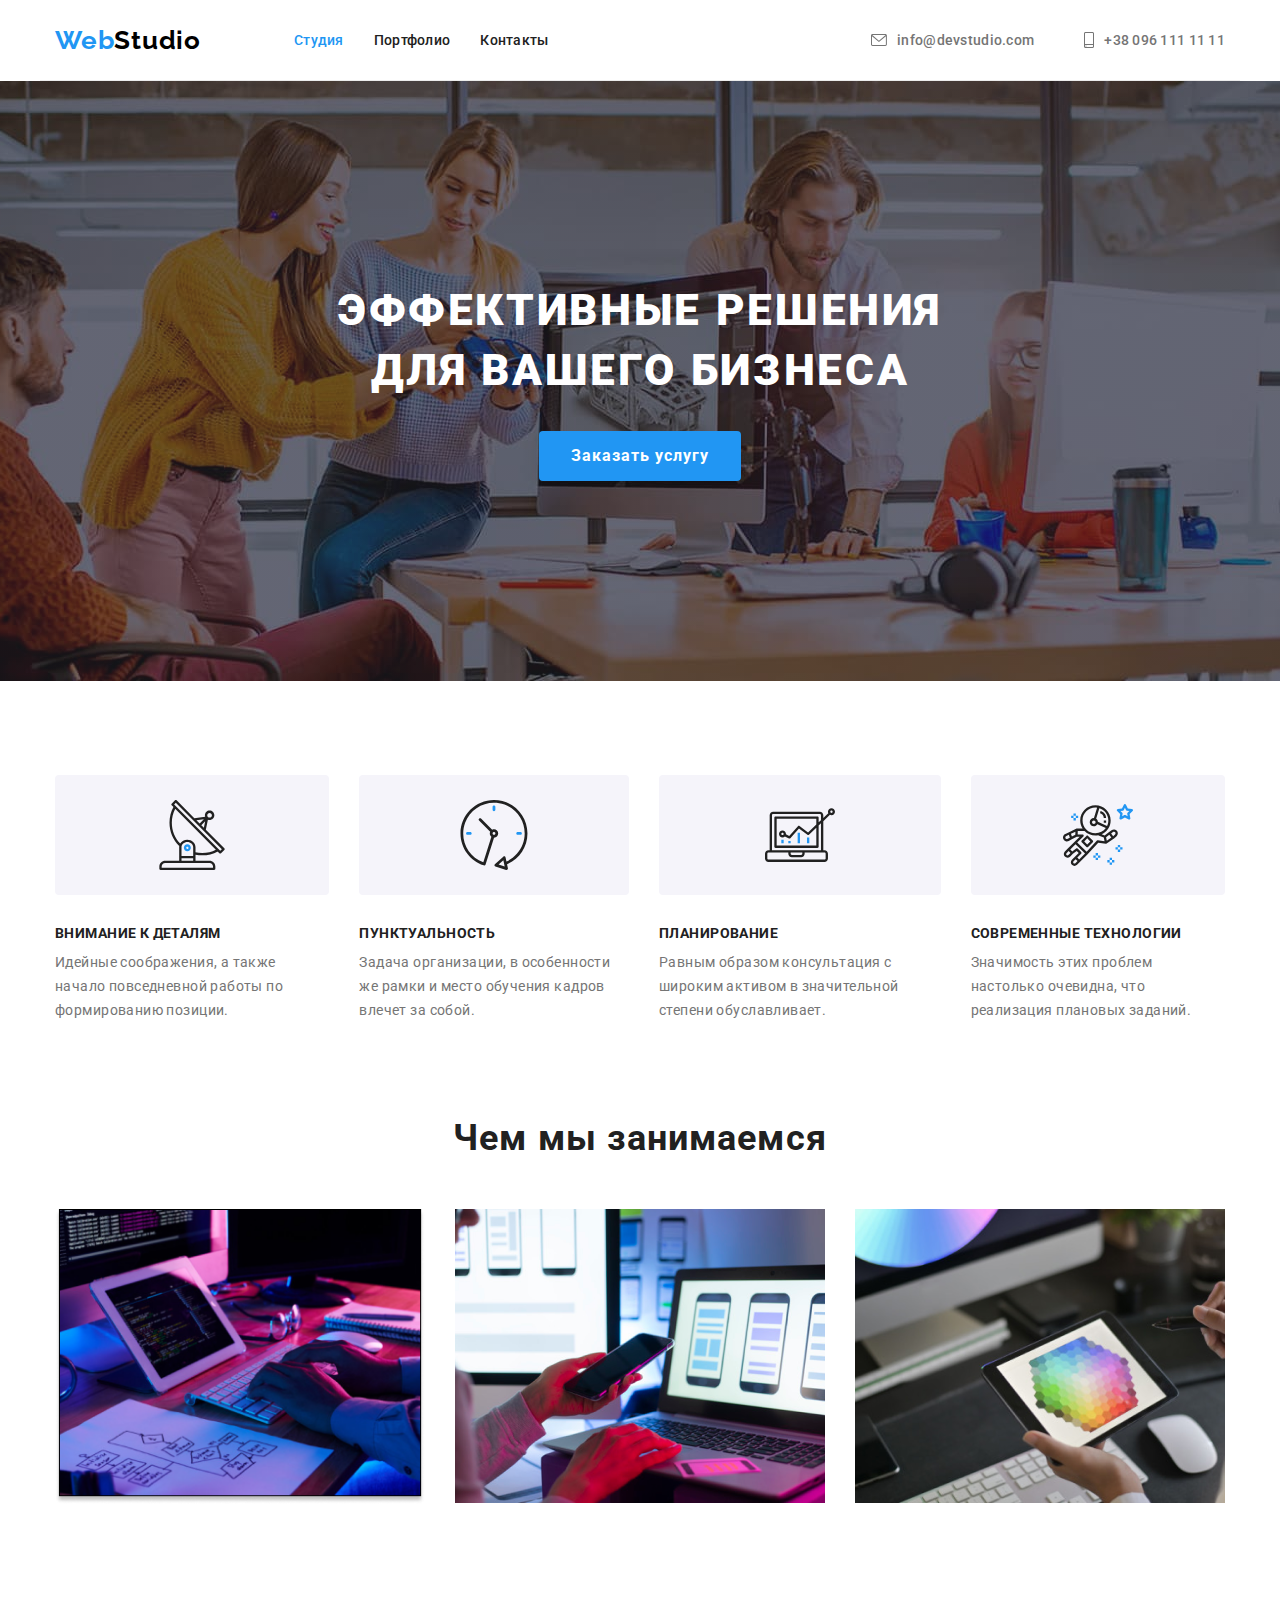
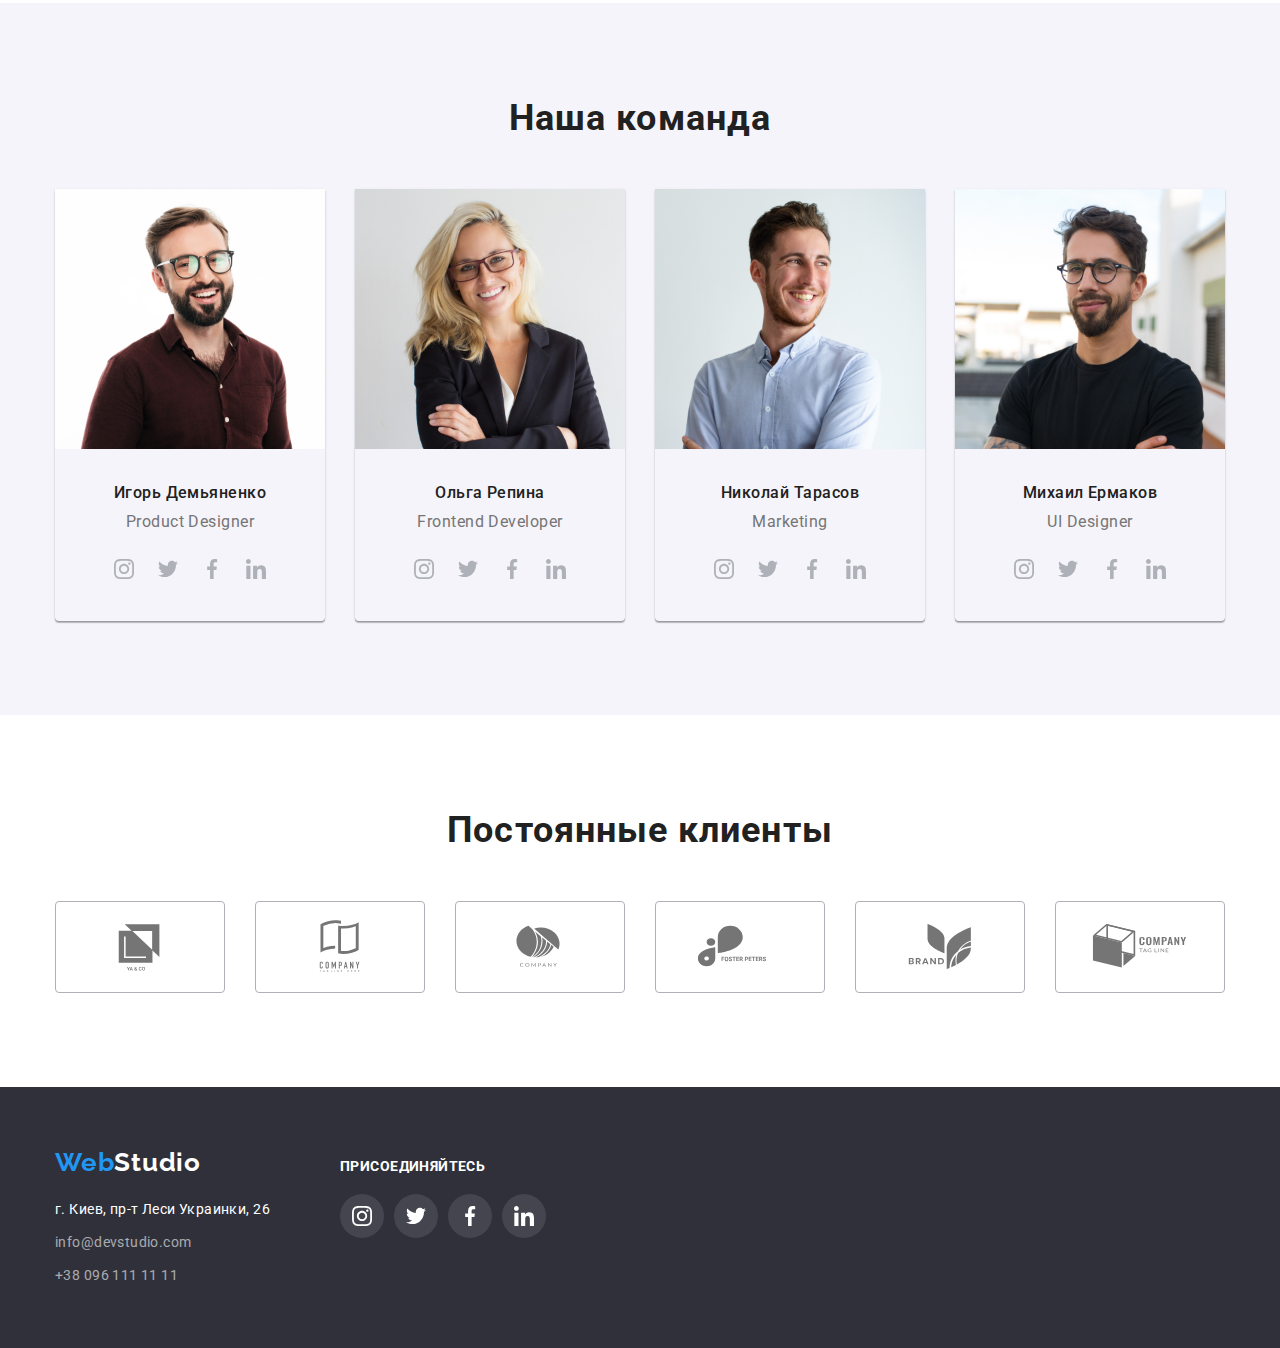
<file: index.html>
<!DOCTYPE html>
<html lang="ru">
<head>
    <meta charset="UTF-8">
    <meta http-equiv="X-UA-Compatible" content="IE=edge">
    <meta name="viewport" content="width=device-width, initial-scale=1.0">
    <link rel="preconnect" href="https://fonts.googleapis.com">
    <link rel="preconnect" href="https://fonts.gstatic.com" crossorigin>
    <link href="https://fonts.googleapis.com/css2?family=Raleway:wght@700&family=Roboto:wght@400;500;700;900&display=swap"
        rel="stylesheet">
    <link rel="stylesheet" href="css/styles.css">
    <link rel="stylesheet" href="./css/modern-normalize.css">
    <link rel="stylesheet" href="./css/reset.css">
    <title>Студия</title>
</head>
<body>
    <!--------шапка---------->
    <header>
        <div class="container nav-container">
            <nav class="main-nav">
                <a class="link header-logo-web" href="./index.html">Web<span class="header-logo-studio">Studio</span></a>
                <ul class="list header-list">
                    <li class="header-pre-list">
                        <a class="link header-link current" href="./index.html">Студия</a>
                    </li>
                    <li class="header-pre-list">
                        <a class="link header-link" href="./portfolio.html">Портфолио</a>
                    </li>
                    <li class="header-pre-list">
                        <a class="link header-link" href="">Контакты</a>
                    </li>
                </ul>
            </nav>
                <ul class="list header-tel-mail">
                    <li class="header-contact">
                        <a class="link header-mail" href="mailto:info@devstudio.com">
                        <svg class="header-icon-mail">
                            <use href="./images/symbol-defs.svg#icon-envelope-hover">
                            </use>
                        </svg>
                        info@devstudio.com</a>
                    </li>
                    <li class="header-contact">
                        <a class="link header-tel" href="tel:+380961111111">
                            <svg class="header-icon-tel">
                            <use href="./images/symbol-defs.svg#icon-smartphone">
                            </use>
                        </svg>+38 096 111 11 11</a>
                    </li>
                </ul>
        </div>
    </header>
    <!---------ГЕРОЙ-------->
    <main>
        <section class="hero">
            <div class="container">
            <h1 class="hero-text">Эффективные решения для вашего бизнеса</h1>
            <button class="hero-btn" type="button">Заказать услугу</button>
            </div>
        </section>
        <!------Особенности------>
        <section class="section">
            <div class="container">
                <h2 class="visually-hidden">Особенности</h2>
                <ul class="list container-text">
                    <li class="container-pre-text">
                        <div class="icon-thumb">
                            <svg class="icon-group" width="70" height="70">
                                <use href="./images/symbol-defs.svg#icon-antenna">
                                </use>
                            </svg>
                        </div>
                        <h3 class="list-text">Внимание к деталям</h3>
                        <p class="list-pre-text">Идейные соображения, а также начало повседневной работы по формированию позиции.</p>
                    </li>
                    <li class="container-pre-text">
                        <div class="icon-thumb">
                            <svg class="icon-group" width="70" height="70">
                                <use href="./images/symbol-defs.svg#icon-clock">
                                </use>
                            </svg>
                        </div>
                        <h3 class="list-text">Пунктуальность</h3>
                        <p class="list-pre-text">Задача организации, в особенности же рамки и место обучения кадров влечет за собой.</p>
                    </li>
                    <li class="container-pre-text">
                        <div class="icon-thumb">
                            <svg class="icon-group" width="70" height="70">
                                <use href="./images/symbol-defs.svg#icon-diagram">
                                </use>
                            </svg>
                        </div>
                        <h3 class="list-text">Планирование</h3>
                        <p class="list-pre-text">Равным образом консультация с широким активом в значительной степени обуславливает.</p>
                    </li>
                    <li class="container-pre-text">
                        <div class="icon-thumb">
                            <svg class="icon-group" width="70" height="70">
                                <use href="./images/symbol-defs.svg#icon-astronaut">
                                </use>
                            </svg>
                        </div>
                        <h3 class="list-text">Современные технологии</h3>
                        <p class="list-pre-text">Значимость этих проблем настолько очевидна, что реализация плановых заданий.</p>
                    </li>
                </ul>
            </div>
        </section>
        <!-----Чем-мы-занимаемся----->
        <section class="img-container">
            <div class="container">
            <h2 class="item-text">Чем мы занимаемся</h2>
            <ul class="list container-img">
                <li class="item-img">
                    <img src="./images/box1.png" alt="Планирование" width="370">
                </li>
                <li class="item-img">
                    <img src="./images/box2.png" alt="Современные технологии" width="370">
                </li>
                <li class="item-img">
                    <img src="./images/box3.png" alt="Внимание к деталям" width="370">
                </li>
            </ul>
            </div>
        </section>
        <!-----Наша команда----->
        <section class="items">
            <div class="container">
                <h2 class="item-text">Наша команда</h2>
                <ul class="list container-items">
                    <li class="container-pre-items">
                        <img class="img-items" src="./images/img.jpg" alt="Игорь Демьяненко" width="270">
                        <div class="box-item-text" >
                            <h3 class="items-text">Игорь Демьяненко</h3>
                            <p class="items-title">Product Designer</p>
                            <ul class="list social-list-box">
                                <li class="link-box">
                                    <a class="link-pre-box" href="">
                                        <svg class="box-social-icon">
                                            <use href="./images/symbol-defs.svg#icon-instagram">
                                            </use>
                                        </svg>
                                    </a>
                                </li>
                                <li class="link-box">
                                    <a class="link-pre-box" href="">
                                        <svg class="box-social-icon">
                                            <use href="./images/symbol-defs.svg#icon-twitter">
                                            </use>
                                        </svg>
                                    </a>
                                </li>
                                <li class="link-box">
                                    <a class="link-pre-box" href="">
                                        <svg class="box-social-icon">
                                            <use href="./images/symbol-defs.svg#icon-facebook">
                                            </use>
                                        </svg>
                                    </a>
                                </li>
                                <li class="link-box">
                                    <a class="link-pre-box" href="">
                                        <svg class="box-social-icon">
                                            <use href="./images/symbol-defs.svg#icon-linkedin">
                                            </use>
                                        </svg>
                                    </a>
                                </li>
                            </ul>
                        </div>
                    </li>
                    <li class="container-pre-items">
                        <img class="img-items" src="./images/img(1).jpg" alt="Ольга Репина" width="270">
                        <div class="box-item-text" >
                            <h3 class="items-text">Ольга Репина</h3>
                            <p class="items-title">Frontend Developer</p>
                            <ul class="list social-list-box">
                                <li class="link-box">
                                    <a class="link-pre-box" href="">
                                        <svg class="box-social-icon">
                                            <use href="./images/symbol-defs.svg#icon-instagram">
                                            </use>
                                        </svg>
                                    </a>
                                </li>
                                <li class="link-box">
                                    <a class="link-pre-box" href="">
                                        <svg class="box-social-icon">
                                            <use href="./images/symbol-defs.svg#icon-twitter">
                                            </use>
                                        </svg>
                                    </a>
                                </li>
                                <li class="link-box">
                                    <a class="link-pre-box" href="">
                                        <svg class="box-social-icon">
                                            <use href="./images/symbol-defs.svg#icon-facebook">
                                            </use>
                                        </svg>
                                    </a>
                                </li>
                                <li class="link-box">
                                    <a class="link-pre-box" href="">
                                        <svg class="box-social-icon">
                                            <use href="./images/symbol-defs.svg#icon-linkedin">
                                            </use>
                                        </svg>
                                    </a>
                                </li>
                            </ul>
                        </div>
                    </li>
                    <li class="container-pre-items">
                        <img class="img-items" src="./images/img(2).jpg" alt="Николай Тарасов" width="270">
                        <div class="box-item-text" >
                            <h3 class="items-text">Николай Тарасов</h3>
                            <p class="items-title">Marketing</p>
                            <ul class="list social-list-box">
                                <li class="link-box">
                                    <a class="link-pre-box" href="">
                                        <svg class="box-social-icon">
                                            <use href="./images/symbol-defs.svg#icon-instagram">
                                            </use>
                                        </svg>
                                    </a>
                                </li>
                                <li class="link-box">
                                    <a class="link-pre-box" href="">
                                        <svg class="box-social-icon">
                                            <use href="./images/symbol-defs.svg#icon-twitter">
                                            </use>
                                        </svg>
                                    </a>
                                </li>
                                <li class="link-box">
                                    <a class="link-pre-box" href="">
                                        <svg class="box-social-icon">
                                            <use href="./images/symbol-defs.svg#icon-facebook">
                                            </use>
                                        </svg>
                                    </a>
                                </li>
                                <li class="link-box">
                                    <a class="link-pre-box" href="">
                                        <svg class="box-social-icon">
                                            <use href="./images/symbol-defs.svg#icon-linkedin">
                                            </use>
                                        </svg>
                                    </a>
                                </li>
                            </ul>
                        </div>
                    </li>
                    <li class="container-pre-items">
                        <img class="img-items" src="./images/img(3).jpg" alt="Михаил Ермаков" width="270">
                        <div class="box-item-text" >
                            <h3 class="items-text">Михаил Ермаков</h3>
                            <p class="items-title">UI Designer</p>
                            <ul class="list social-list-box">
                                <li class="link-box">
                                    <a class="link-pre-box" href="">
                                        <svg class="box-social-icon">
                                            <use href="./images/symbol-defs.svg#icon-instagram">
                                            </use>
                                        </svg>
                                    </a>
                                </li>
                                <li class="link-box">
                                    <a class="link-pre-box" href="">
                                        <svg class="box-social-icon">
                                            <use href="./images/symbol-defs.svg#icon-twitter">
                                            </use>
                                        </svg>
                                    </a>
                                </li>
                                <li class="link-box">
                                    <a class="link-pre-box" href="">
                                        <svg class="box-social-icon">
                                            <use href="./images/symbol-defs.svg#icon-facebook">
                                            </use>
                                        </svg>
                                    </a>
                                </li>
                                <li class="link-box">
                                    <a class="link-pre-box" href="">
                                        <svg class="box-social-icon">
                                            <use href="./images/symbol-defs.svg#icon-linkedin">
                                            </use>
                                        </svg>
                                    </a>
                                </li>
                            </ul>
                        </div>
                    </li>
                </ul>
            </div>
        </section>
        <!-- -----Постоянные-клиенты----- -->
        <section class="client-container">
            <div class="container">
                <h2 class="item-text">Постоянные клиенты</h2>
                <ul class="list client-box">
                    <li class="client-link">
                        <a class="client-link-icon" href="">
                            <svg class="client-icon">
                                <use href="./images/symbol-defs.svg#icon-Logo" >
                                </use>
                            </svg>
                        </a>
                    </li>
                    <li class="client-link">
                        <a class="client-link-icon" href="">
                            <svg class="client-icon">
                                <use href="./images/symbol-defs.svg#icon-Logo-1">
                                </use>
                            </svg>
                        </a>
                    </li>
                    <li class="client-link">
                        <a class="client-link-icon" href="">
                            <svg class="client-icon">
                                <use href="./images/symbol-defs.svg#icon-Logo-2">
                                </use>
                            </svg>
                        </a>
                    </li>
                    <li class="client-link">
                        <a class="client-link-icon" href="">
                            <svg class="client-icon">
                                <use href="./images/symbol-defs.svg#icon-Logo-3">
                                </use>
                            </svg>
                        </a>
                    </li>
                    <li class="client-link">
                        <a class="client-link-icon" href="">
                            <svg class="client-icon">
                                <use href="./images/symbol-defs.svg#icon-Logo-4">
                                </use>
                            </svg>
                        </a>
                    </li>
                    <li class="client-link">
                        <a class="client-link-icon" href="">
                            <svg class="client-icon">
                                <use href="./images/symbol-defs.svg#icon-Logo-5">
                                </use>
                            </svg>
                        </a>
                    </li>
                </ul>
            </div>
        </section>
    </main>
    <!-----футер--Подвал----->
    <footer class="footer">
        <div class="container container-footer">
        <div>
            <a class="link footer-logo-web" href="./index.html">Web<span class="footer-logo-studio">Studio</span></a>
            <ul class="list footer-container">
                <li class="footer-pre-container" >
                    <a class="link footer-map" href="https://goo.gl/maps/3yWpkA23hBz6djXq9" target="_blank" rel="noopener noreferrer">
                        <address>г. Киев, пр-т Леси Украинки, 26</address></a>
                </li>
                <li class="footer-pre-container" >
                    <a class="link footer-list" href="mailto:info@devstudio.com">info@devstudio.com</a>
                </li>
                <li class="footer-pre-container" >
                    <a class="link footer-list" href="tel:+380961111111">+38 096 111 11 11</a>
                </li>
            </ul>
        </div>
        <div class="social-box">
            <p class="social-text">присоединяйтесь</p>
            <ul class="list social-links">
                <li class="social-pre-link">
                    <a class="pre-link" href="">
                        <svg class="link-icon">
                            <use href="./images/symbol-defs.svg#icon-instagram">
                            </use>
                        </svg>
                    </a>
                </li>
                <li class="social-pre-link">
                    <a class="pre-link" href="">
                        <svg class="link-icon">
                            <use href="./images/symbol-defs.svg#icon-twitter">
                            </use>
                        </svg>
                    </a>
                </li>
                <li class="social-pre-link">
                    <a class="pre-link" href="">
                        <svg class="link-icon">
                            <use href="./images/symbol-defs.svg#icon-facebook">
                            </use>
                        </svg>
                    </a>
                </li>
                <li class="social-pre-link">
                    <a class="pre-link" href="">
                        <svg class="link-icon">
                            <use href="./images/symbol-defs.svg#icon-linkedin">
                            </use>
                        </svg>
                    </a>
                </li>
            </ul>
        </div>
        </div>
    </footer>
</body>
</html>
</file>
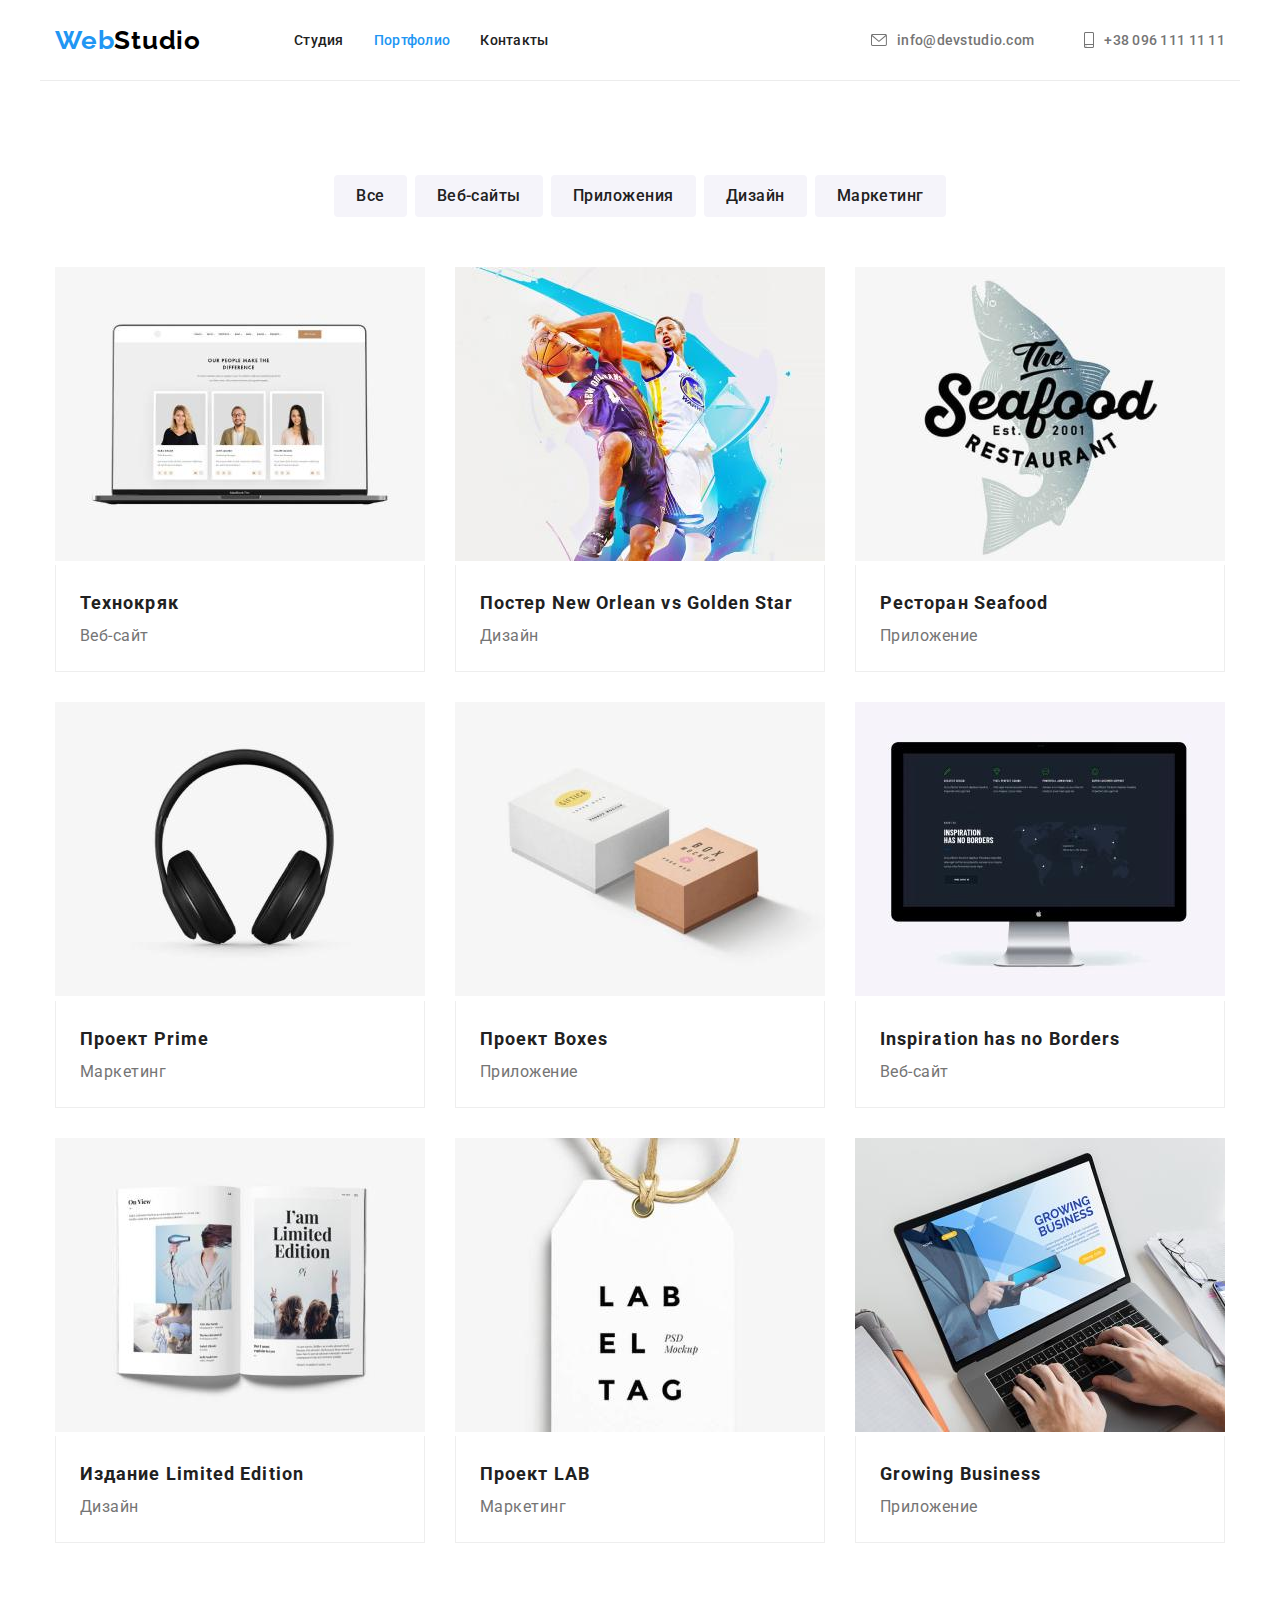
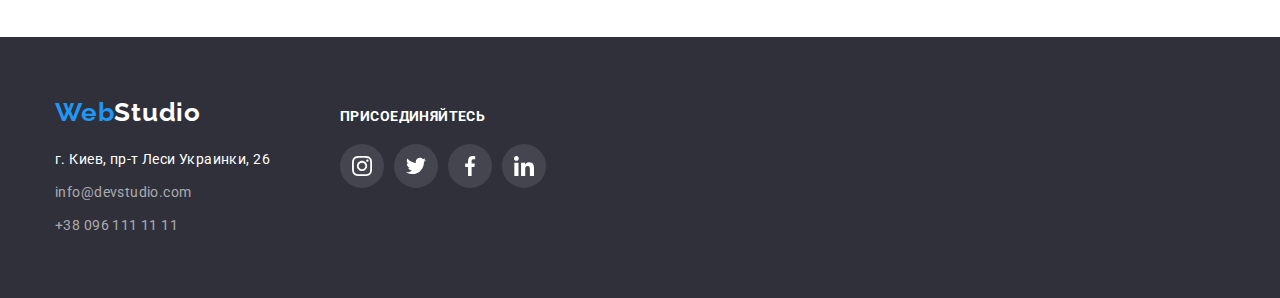
<file: portfolio.html>
<!DOCTYPE html>
<html lang="ru">

<head>
    <meta charset="UTF-8">
    <meta http-equiv="X-UA-Compatible" content="IE=edge">
    <meta name="viewport" content="width=device-width, initial-scale=1.0">
    <link rel="preconnect" href="https://fonts.googleapis.com">
    <link rel="preconnect" href="https://fonts.gstatic.com" crossorigin>
    <link href="https://fonts.googleapis.com/css2?family=Raleway:wght@700&family=Roboto:wght@400;500;700;900&display=swap"
        rel="stylesheet">
    <link rel="stylesheet" href="css/styles.css">
    <link rel="stylesheet" href="./css/modern-normalize.css">
    <link rel="stylesheet" href="./css/reset.css">
    <title>Портфолио</title>
</head>

<body>
    <!------ШАПКА------>
    <header>
        <div class="container nav-container">
            <nav class="main-nav">
                <a class="link header-logo-web" href="./index.html">Web<span class="header-logo-studio">Studio</span></a>
                <ul class="list header-list">
                    <li class="header-pre-list">
                        <a class="link header-link" href="./index.html" >Студия</a>
                    </li>
                    <li class="header-pre-list">
                        <a class="link header-link current" href="./portfolio.html">Портфолио</a>
                    </li>
                    <li class="header-pre-list">
                        <a class="link header-link" href="">Контакты</a>
                    </li>
                </ul>
            </nav>
                <ul class="list header-tel-mail">
                    <li class="header-contact">
                        <a class="link header-mail" href="mailto:info@devstudio.com">
                            <svg class="header-icon-mail">
                                <use href="./images/symbol-defs.svg#icon-envelope-hover">
                                </use>
                            </svg>
                            info@devstudio.com</a>
                    </li>
                    <li class="header-contact">
                        <a class="link header-tel" href="tel:+380961111111">
                            <svg class="header-icon-tel">
                                <use href="./images/symbol-defs.svg#icon-smartphone">
                                </use>
                            </svg>+38 096 111 11 11</a>
                    </li>
                </ul>
        </div>
    </header>
    <!-----------------------портфоліо----------------------->
    <main>
        <section class="box-list">
            <div class="container">
                <ul class="list container-box-btn">
                    <li class="box-button">
                        <button class="list-btn" type="button">Все</button>
                    </li>
                    <li class="box-button">
                        <button class="list-btn" type="button">Веб-сайты</button>
                    </li>
                    <li class="box-button">
                        <button class="list-btn" type="button">Приложения</button>
                    </li>
                    <li class="box-button">
                        <button class="list-btn" type="button">Дизайн</button>
                    </li>
                    <li class="box-button">
                        <button class="list-btn" type="button">Маркетинг</button>
                    </li>
                </ul>
                <h1 class="visually-hidden">Портфолио</h1>
                <ul class="list flex-container">
                    <li class="box-img">
                        <a class="link" href="">
                            <img src="./images/potr.jpg" alt="Ноутбук" width="370">
                            <div class="flex-text-container" >
                                <h2 class="section-text">Технокряк</h2>
                                <p class="section-title">Веб-сайт</p>
                            </div>
                        </a>
                    </li>
                    <li class="box-img">
                        <a class="link" href="">
                            <img src="./images/potr(1).jpg" alt="Баскетболіти" width="370">
                            <div class="flex-text-container" >
                                <h2 class="section-text">Постер <span lang="en">New Orlean vs Golden Star</span></h2>
                                <p class="section-title">Дизайн</p>
                            </div>
                        </a>
                    </li>
                    <li class="box-img">
                        <a class="link" href="">
                            <img src="./images/port(2).jpg" alt="Логотип ресторану" width="370">
                            <div class="flex-text-container" >
                                <h2 class="section-text">Ресторан <span lang="en">Seafood</span></h2>
                                <p class="section-title">Приложение</p>
                            </div>
                        </a>
                    </li>
                    <li class="box-img">
                        <a class="link" href="">
                            <img src="./images/port(3).jpg" alt="Навушники" width="370">
                            <div class="flex-text-container" >
                                <h2 class="section-text">Проект <span lang="en">Prime</span></h2>
                                <p class="section-title">Маркетинг</p>
                            </div>
                        </a>
                    </li>
                    <li class="box-img">
                        <a class="link" href="">
                            <img src="./images/port(4).jpg" alt="Коробка" width="370">
                            <div class="flex-text-container" >
                                <h2 class="section-text">Проект <span lang="en">Boxes</span></h2>
                                <p class="section-title">Приложение</p>
                            </div>
                        </a>
                    </li>
                    <li class="box-img">
                        <a class="link" href="">
                            <img src="./images/port(5).jpg" alt="Комп'ютер" width="370">
                            <div class="flex-text-container" >
                                <h2 class="section-text"><span lang="en">Inspiration has no Borders</span></h2>
                                <p class="section-title">Веб-сайт</p>
                            </div>
                        </a>
                    </li>
                    <li class="box-img">
                        <a class="link" href="">
                            <img src="./images/port(6).jpg" alt="Журнал" width="370">
                            <div class="flex-text-container" >
                                <h2 class="section-text">Издание <span lang="en">Limited Edition</span></h2>
                                <p class="section-title">Дизайн</p>
                            </div>
                        </a>
                    </li>
                    <li class="box-img">
                        <a class="link" href="">
                            <img src="./images/port(7).jpg" alt="Бірка" width="370">
                            <div class="flex-text-container" >
                                <h2 class="section-text">Проект <span lang="en">LAB</span></h2>
                                <p class="section-title">Маркетинг</p>
                            </div>
                        </a>
                    </li>
                    <li class="box-img">
                        <a class="link" href="">
                            <img src="./images/port(8).jpg" alt="Ноутбук" width="370">
                            <div class="flex-text-container" >
                                <h2 class="section-text"><span lang="en">Growing Business</span></h2>
                                <p class="section-title">Приложение</p>
                            </div>
                        </a>
                    </li>
                </ul>
            </div>
        </section>
    </main>
    <!------------------------футер-/* Подвал */---------------------------------->
    <footer class="footer">
        <div class="container container-footer">
        <div>
            <a class="link footer-logo-web" href="./index.html">Web<span class="footer-logo-studio">Studio</span></a>
            <ul class="list footer-container">
                <li class="footer-pre-container">
                    <a class="link footer-map" href="https://goo.gl/maps/3yWpkA23hBz6djXq9" target="_blank"
                        rel="noopener noreferrer">
                        <address>г. Киев, пр-т Леси Украинки, 26</address>
                    </a>
                </li>
                <li class="footer-pre-container">
                    <a class="link footer-list" href="mailto:info@devstudio.com">info@devstudio.com</a>
                </li>
                <li class="footer-pre-container">
                    <a class="link footer-list" href="tel:+380961111111">+38 096 111 11 11</a>
                </li>
            </ul>
        </div>
        <div class="social-box">
            <p class="social-text">присоединяйтесь</p>
            <ul class="list social-links">
                <li class="social-pre-link">
                    <a class="pre-link" href="">
                        <svg class="link-icon">
                            <use href="./images/symbol-defs.svg#icon-instagram">
                            </use>
                        </svg>
                    </a>
                </li>
                <li class="social-pre-link">
                    <a class="pre-link" href="">
                        <svg class="link-icon">
                            <use href="./images/symbol-defs.svg#icon-twitter">
                            </use>
                        </svg>
                    </a>
                </li>
                <li class="social-pre-link">
                    <a class="pre-link" href="">
                        <svg class="link-icon">
                            <use href="./images/symbol-defs.svg#icon-facebook">
                            </use>
                        </svg>
                    </a>
                </li>
                <li class="social-pre-link">
                    <a class="pre-link" href="">
                        <svg class="link-icon">
                            <use href="./images/symbol-defs.svg#icon-linkedin">
                            </use>
                        </svg>
                    </a>
                </li>
            </ul>
        </div>
        </div>
    </footer>
</body>

</html>
</file>
<file: css/styles.css>
:root {
  --header-text-color: #212121;
  --accent-color: #2196f3;
  --main-title-color: #212121;
  --portfolio-text-color: #212121;
}

body {
  font-family: "Roboto", sans-serif;
}

.link {
  text-decoration: none;
}

.list {
  list-style: none;
}

.container {
  width: 1200px;
  padding-left: 15px;
  padding-right: 15px;
  margin: 0 auto;
}

/* ------------------------------ШАПКА---------------------------------- */

.header-pre-list .current {
  color: #2196f3;
}

.nav-container {
  display: flex;
  align-items: center;
  border-bottom: 1px solid #ececec;
}

.main-nav {
  display: flex;
  align-items: center;
}

.header-list {
  display: flex;
}

.header-tel-mail {
  display: flex;
  align-items: center;
  margin-left: auto;
}

.header-logo-web {
  font-family: Raleway;
  font-weight: bold;
  font-size: 26px;
  line-height: 31px;
  letter-spacing: 0.03em;
  color: #2196f3;
}

.header-logo-web {
  margin-right: 93px;
}

.header-logo-studio {
  font-family: Raleway;
  font-weight: bold;
  font-size: 26px;
  line-height: 31px;
  letter-spacing: 0.03em;
  color: #000000;
}

.header-link {
  display: block;
  font-family: Roboto;
  font-style: normal;
  font-weight: 500;
  font-size: 14px;
  line-height: 16px;
  letter-spacing: 0.02em;

  color: var(--header-text-color);

  padding-top: 32px;
  padding-bottom: 32px;
}

.header-pre-list + .header-pre-list {
  margin-left: 30px;
}

.header-contact:not(:last-child) {
  margin-right: 50px;
}

.header-link:hover,
.header-link:focus {
  color: var(--accent-color);
}

.header-mail {
  font-family: Roboto;
  font-style: normal;
  font-weight: 500;
  font-size: 14px;
  line-height: 16px;
  letter-spacing: 0.02em;

  color: #757575;
}

.header-mail:hover,
.header-mail:focus {
  color: var(--accent-color);
}

.header-mail {
  display: flex;
  align-items: center;
}

.header-tel {
  font-family: Roboto;
  font-style: normal;
  font-weight: 500;
  font-size: 14px;
  line-height: 16px;
  letter-spacing: 0.02em;

  color: #757575;
}

.header-tel {
  display: flex;
  align-items: center;
}

.header-icon-mail {
  width: 16px;
  height: 12px;
  margin-right: 10px;
  fill: currentColor;
}

.header-icon-tel {
  width: 10px;
  height: 16px;
  margin-right: 10px;
  fill: currentColor;
}

.header-tel:hover,
.header-tel:focus {
  color: var(--accent-color);
}

/* ------------------------------ГЕРОЙ-------------------------------------- */
.hero {
  background-color: #2f303a;
  padding-top: 200px;
  padding-bottom: 200px;
}

.hero {
  background-image: url(/images/symbol-defs.svg);
}

.hero {
  max-width: 1600px;
  min-height: 600px;
  margin-left: auto;
  margin-right: auto;
  background-image: linear-gradient(
      rgba(47, 48, 58, 0.4),
      rgba(47, 48, 58, 0.4)
    ),
    url(../images/Img\ hero.jpg);
  background-position: center;
  background-size: cover;
}

.hero-text {
  width: 696px;
  height: 120px;
  font-family: Roboto;
  font-style: normal;
  font-weight: 900;
  font-size: 44px;
  line-height: 1.36;
  text-align: center;
  letter-spacing: 0.06em;
  text-transform: uppercase;
  color: #ffffff;

  margin: 0 auto;
  margin-bottom: 30px;
  display: block;
}

.hero-btn {
  padding: 10px 32px;
  margin: 0 auto;
  font-family: Roboto;
  font-style: normal;
  font-weight: bold;
  font-size: 16px;
  line-height: 1.87;
  display: block;
  align-items: center;
  text-align: center;
  letter-spacing: 0.06em;
  color: #ffffff;
  cursor: pointer;

  background: #2196f3;
  box-shadow: 0px 4px 4px rgba(0, 0, 0, 0.15);
  border-radius: 4px;
  border: none;
}

.hero-btn:hover,
.hero-btn:focus {
  color: #188ce8;
}

/* -----------------------------ОСОБЕННОСТИ--------------------------------------- */

.icon-thumb {
  display: flex;
  align-items: center;
  justify-content: center;
  height: 120px;
  background: #f5f4fa;
  border-radius: 4px;
  margin-bottom: 30px;
}

.container-text {
  display: flex;
}

.container-pre-text:not(:last-child) {
  margin-right: 30px;
}

.section {
  padding-top: 94px;
  padding-bottom: 94px;
}

.visually-hidden {
  position: absolute;
  width: 1px;
  height: 1px;
  margin: -1px;
  border: 0;
  padding: 0;
  white-space: nowrap;
  clip-path: inset(100%);
  clip: rect(0 0 0 0);
  overflow: hidden;
}

.list-text {
  margin-bottom: 10px;

  font-family: Roboto;
  font-style: normal;
  font-weight: bold;
  font-size: 14px;
  line-height: 16px;
  letter-spacing: 0.03em;
  color: var(--main-title-color);

  text-transform: uppercase;
}

.list-pre-text {
  font-family: Roboto;
  font-style: normal;
  font-weight: normal;
  font-size: 14px;
  line-height: 1.71;
  letter-spacing: 0.03em;
  color: #757575;
}

/* -------------------------------ЧЕМ-МИ-ЗАНИМАЕМСЯ----------------------------------- */

.img-container {
  padding-bottom: 94px;
}

.container-img {
  display: inline-flex;
}

.item-img:not(:last-child) {
  margin-right: 30px;
}

.item-text {
  margin-bottom: 50px;

  font-family: Roboto;
  font-style: normal;
  font-weight: bold;
  font-size: 36px;
  line-height: 42px;
  text-align: center;
  letter-spacing: 0.03em;
  color: var(--header-text-color);
}

/* ---------------------------------НАША-КОМАННДА---------------------------------- */

.container-items {
  display: flex;
}

.container-pre-items:not(:last-child) {
  margin-right: 30px;
}

.container-pre-items {
  box-shadow: 0px 1px 3px rgba(0, 0, 0, 0.12), 0px 1px 1px rgba(0, 0, 0, 0.14),
    0px 2px 1px rgba(0, 0, 0, 0.2);
  border-radius: 0px 0px 4px 4px;
}

.box-item-text {
  padding-top: 30px;
  padding-bottom: 30px;
}

.items {
  background-color: #f5f4fa;
  padding-top: 94px;
  padding-bottom: 94px;
}

.items-text {
  margin-bottom: 10px;

  font-family: Roboto;
  font-style: normal;
  font-weight: 500;
  font-size: 16px;
  line-height: 19px;
  text-align: center;
  letter-spacing: 0.03em;
  color: var(--header-text-color);
}

.items-title {
  font-family: Roboto;
  font-style: normal;
  font-weight: normal;
  font-size: 16px;
  line-height: 19px;
  text-align: center;
  letter-spacing: 0.03em;
  color: #757575;
}

.social-list-box {
  display: flex;
  justify-content: center;
  margin-top: 16px;
}

.link-box {
  width: 44px;
  height: 44px;
}

.link-pre-box {
  width: 100%;
  height: 100%;
  border-radius: 50%;
  display: flex;
  align-items: center;
  justify-content: center;
  color: #afb1b8;
}

.box-social-icon {
  width: 20px;
  height: 20px;
  fill: currentColor;
}

.link-pre-box:hover,
.link-pre-box:focus {
  background-color: #2196f3;
  color: white;
}

/* --------------------СТОРІНКА-2-ПОРТФОЛИО----------------------------------------- */

.box-list {
  padding-top: 94px;
  padding-bottom: 94px;
}

.box-button:not(:last-child) {
  margin-right: 8px;
}

.container-box-btn {
  display: block;
  display: flex;
  justify-content: center;
  margin-bottom: 50px;
}

.list-btn {
  padding: 8px 22px;
  font-family: Roboto;
  font-style: normal;
  font-weight: 500;
  font-size: 16px;
  line-height: 1.62;
  text-align: center;
  letter-spacing: 0.03em;
  color: #212121;
  cursor: pointer;
  border-radius: 4px;
  border: none;
  background: #f5f4fa;
  border-radius: 4px;
}

.list-btn:focus,
.list-btn:hover {
  background: #2196f3;
  /* shadow-middle */
  color: #ffffff;
  box-shadow: 0px 3px 1px rgba(0, 0, 0, 0.1), 0px 1px 2px rgba(0, 0, 0, 0.08),
    0px 2px 2px rgba(0, 0, 0, 0.12);
  border-radius: 4px;
}

.flex-container {
  display: flex;
  flex-wrap: wrap;
}

.flex-text-container {
  padding: 20px 24px;
  border-right: 1px solid #eee;
  border-bottom: 1px solid#eee;
  border-left: 1px solid #eee;
}

.box-img {
  width: 370px;
  margin-right: 30px;
  margin-bottom: 30px;
}

.box-img:focus,
.box-img:hover {
  box-shadow: 0px 1px 1px rgba(0, 0, 0, 0.12), 0px 4px 4px rgba(0, 0, 0, 0.06),
    1px 4px 6px rgba(0, 0, 0, 0.16);
}

.box-img:nth-child(3n) {
  margin-right: 0;
}

.box-img:nth-last-child(-n + 3) {
  margin-bottom: 0px;
}

.section-text {
  font-family: Roboto;
  font-style: normal;
  font-weight: bold;
  font-size: 18px;
  line-height: 2;

  letter-spacing: 0.06em;
  color: var(--portfolio-text-color);
}

.section-title {
  font-family: Roboto;
  font-style: normal;
  font-weight: normal;
  font-size: 16px;
  line-height: 1.87;
  letter-spacing: 0.03em;
  color: #757575;
}

/* ----------------------------Постоянные-клиенты---------------------------------- */

.client-container {
  padding-top: 94px;
  padding-bottom: 94px;
}

.client-box {
  display: flex;
}

.client-link {
  width: 170px;
  height: 92px;
}

.client-link:not(:last-child) {
  margin-right: 30px;
}

.client-link-icon {
  width: 100%;
  height: 100%;
  border: 1px solid #afb1b8;
  display: flex;
  align-items: center;
  justify-content: center;
  border-radius: 4px;
  color: #757575;
}

.client-link-icon:hover,
.client-link-icon:focus {
  color: var(--accent-color);
  border: 1px solid var(--accent-color);
}

.client-icon {
  width: 106px;
  height: 60px;
  fill: currentColor;
}

/* ----------------------------ФУТЕР--------------------------------------------- */

.container-footer {
  display: flex;
  align-items: baseline;
}

.footer {
  background-color: #2f303a;
  padding-top: 60px;
  padding-bottom: 60px;
}

.footer-pre-container:not(:last-child) {
  margin-bottom: 9px;
}

.footer-logo-web {
  display: block;
  margin-bottom: 20px;
  font-family: Raleway;
  font-weight: bold;
  font-size: 26px;
  line-height: 31px;
  letter-spacing: 0.03em;
  color: #2196f3;
}

.footer-logo-studio {
  font-family: Raleway;
  font-weight: bold;
  font-size: 26px;
  line-height: 31px;
  letter-spacing: 0.03em;
  color: #ffffff;
}

.footer-list {
  font-family: Roboto;
  font-style: normal;
  font-weight: normal;
  font-size: 14px;
  line-height: 1.71;
  letter-spacing: 0.03em;

  color: rgba(255, 255, 255, 0.6);
}

.footer-map {
  font-family: Roboto;
  font-style: normal;
  font-weight: normal;
  font-size: 14px;
  line-height: 1.71;
  letter-spacing: 0.03em;
  color: #ffffff;
}

address {
  font-family: Roboto;
  font-style: normal;
}

.footer-list:hover {
  color: var(--accent-color);
}

.footer-list:focus {
  color: var(--accent-color);
}

.footer-map:hover {
  color: var(--accent-color);
}

.footer-map:focus {
  color: var(--accent-color);
}
/* -----------Соціал-------- */

.social-box {
  margin-left: 70px;
}

.social-text {
  font-family: Roboto;
  font-style: normal;
  font-weight: bold;
  font-size: 14px;
  line-height: 16px;
  letter-spacing: 0.03em;
  text-transform: uppercase;
  color: #ffffff;
}

.social-links {
  display: flex;
  margin-top: 20px;
}

.social-pre-link {
  background-color: rgba(255, 255, 255, 0.1);
  border-radius: 50%;
  width: 44px;
  height: 44px;
}

.social-pre-link + .social-pre-link {
  margin-left: 10px;
}

.pre-link {
  width: 100%;
  height: 100%;
  border-radius: 50%;
  display: flex;
  align-items: center;
  justify-content: center;
  color: #ffffff;
}

.pre-link:hover,
.pre-link:focus {
  color: #ffffff;
  background-color: var(--accent-color);
}

.link-icon {
  width: 20px;
  height: 20px;
  fill: currentColor;
}
</file>
